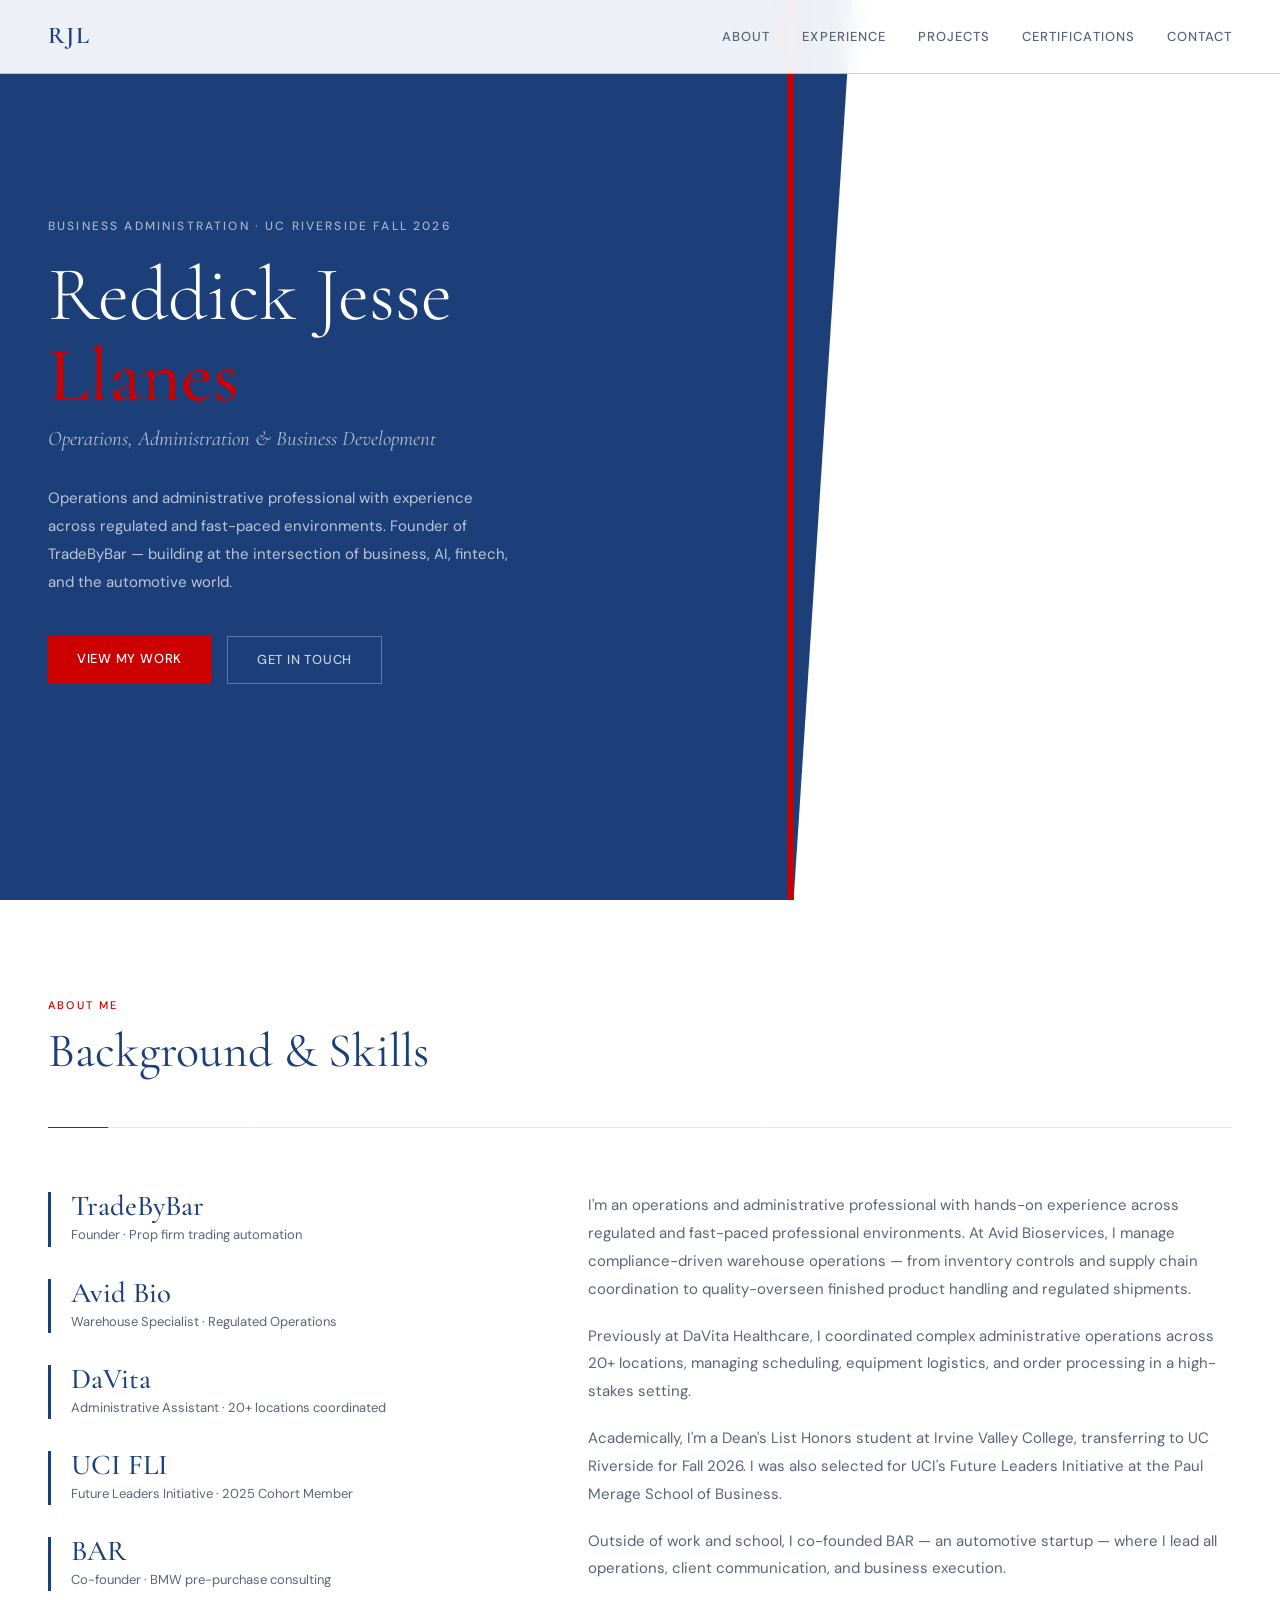
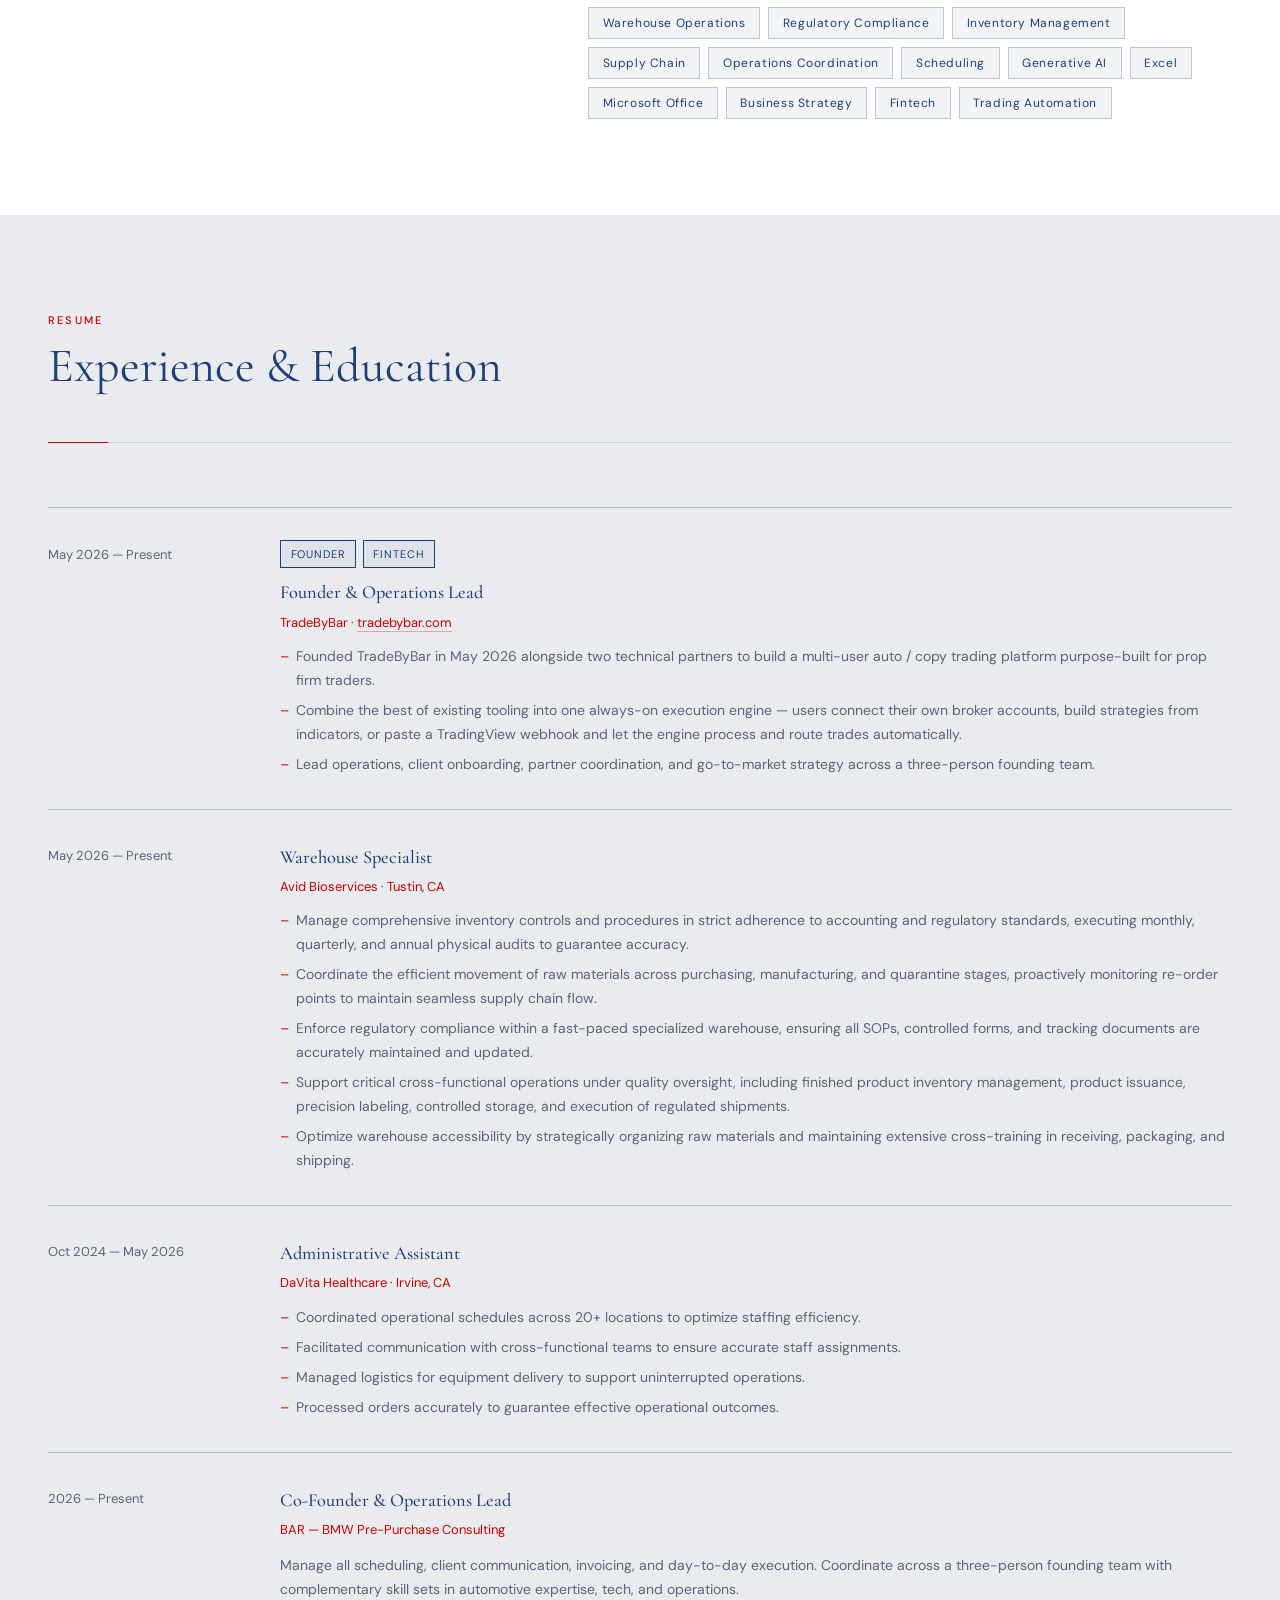
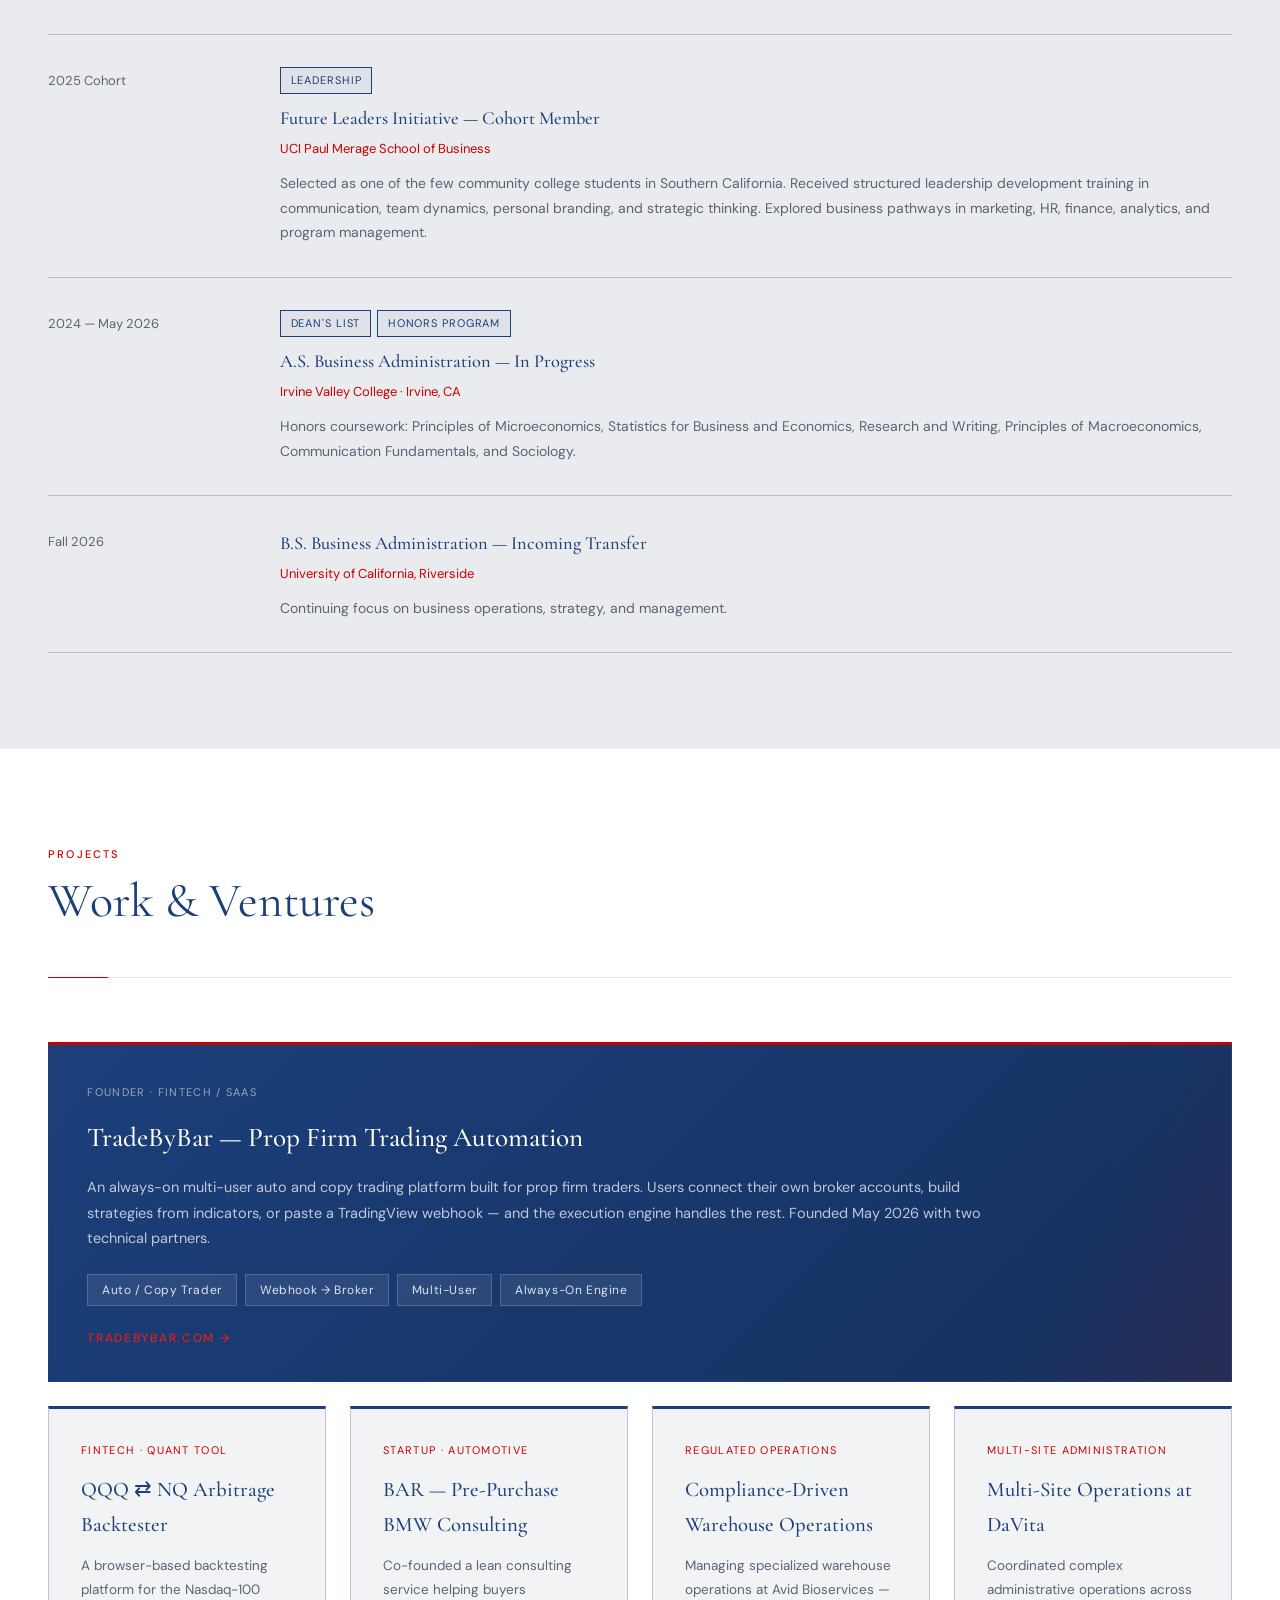
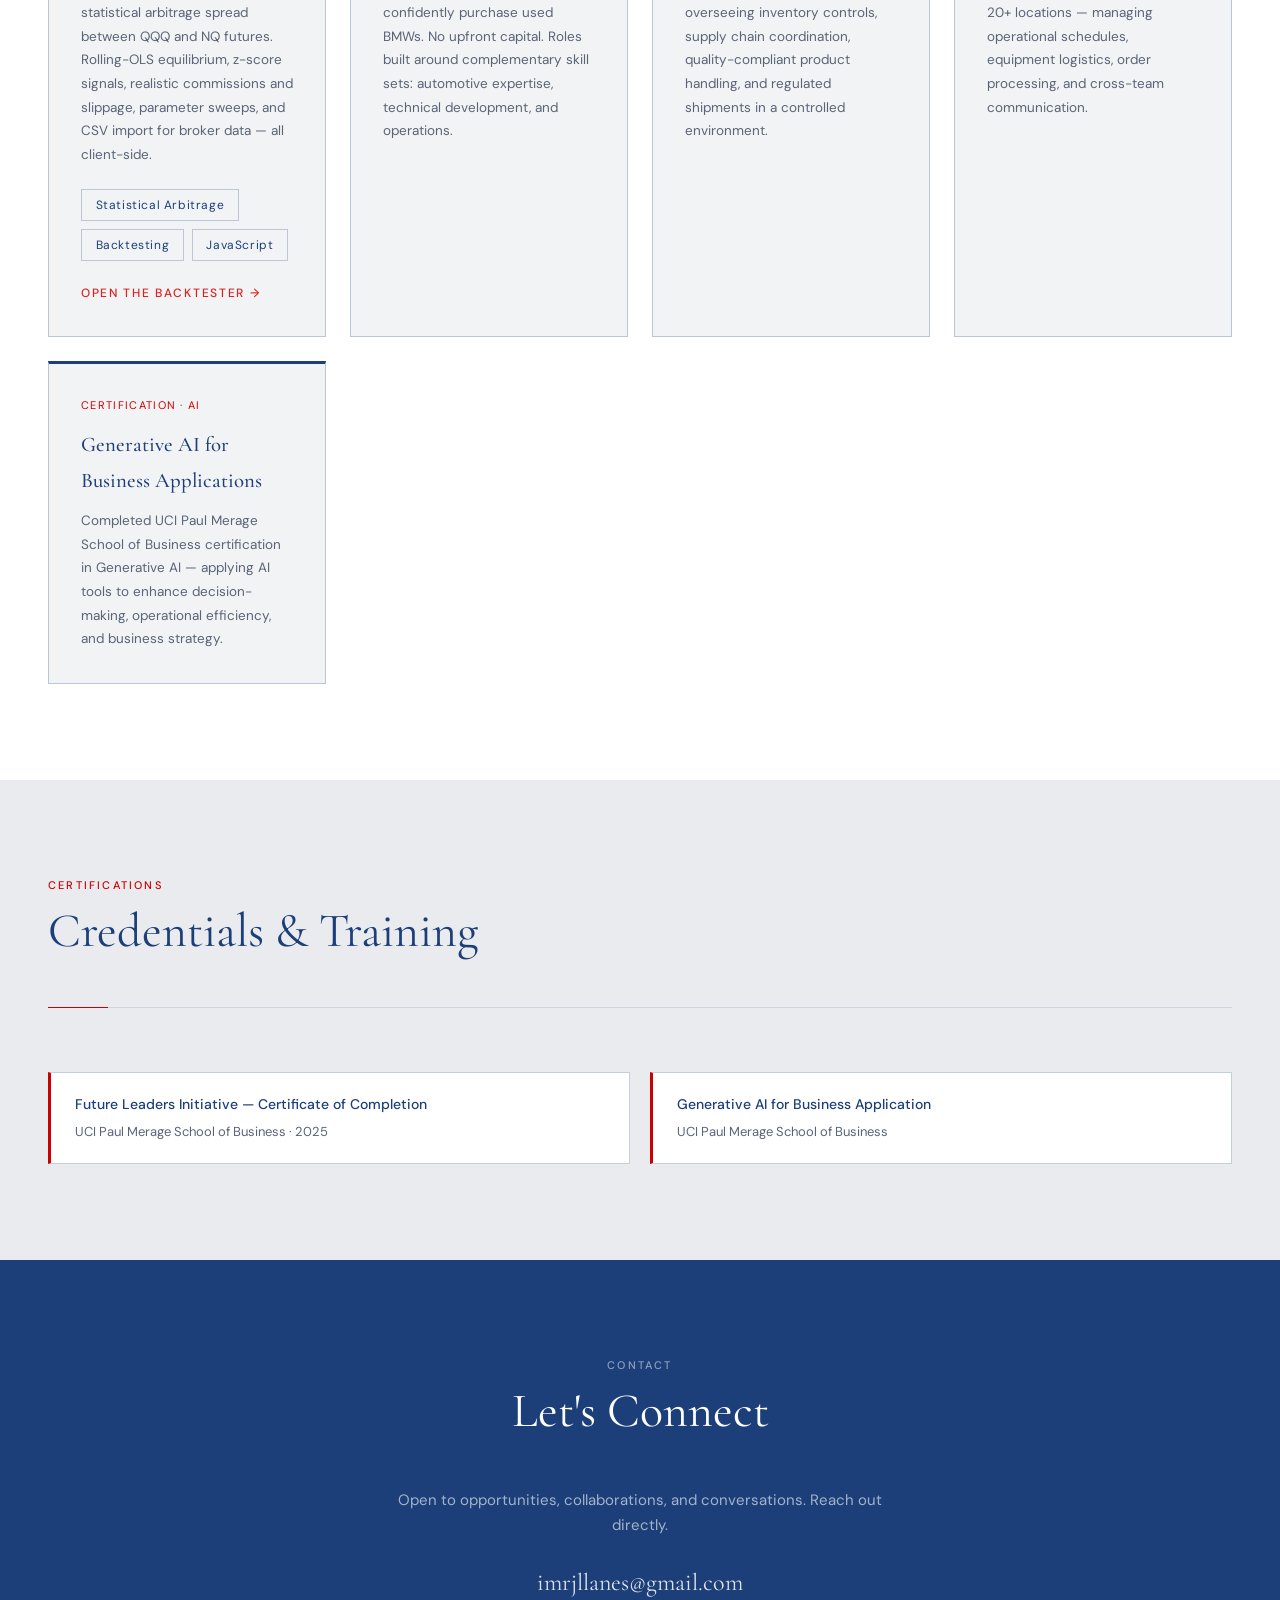
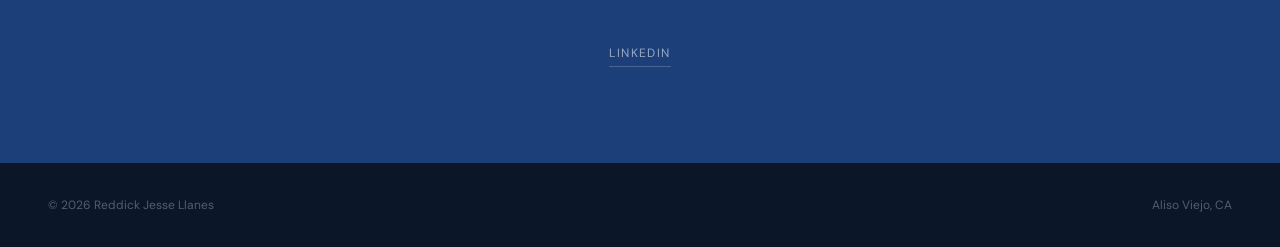
<file: index.html>
<!DOCTYPE html>
<html lang="en">
<head>
<meta charset="UTF-8">
<meta name="viewport" content="width=device-width, initial-scale=1.0">
<title>Reddick Jesse Llanes — Portfolio</title>
<link href="https://fonts.googleapis.com/css2?family=Cormorant+Garamond:wght@300;400;500;600&family=DM+Sans:wght@300;400;500&display=swap" rel="stylesheet">
<link rel="stylesheet" href="style.css">
</head>
<body>

<nav>
  <div class="nav-logo">RJL</div>
  <button class="nav-hamburger" aria-label="Toggle menu" aria-expanded="false">
    <span></span><span></span><span></span>
  </button>
  <ul class="nav-links">
    <li><a href="#about">About</a></li>
    <li><a href="#experience">Experience</a></li>
    <li><a href="#projects">Projects</a></li>
    <li><a href="#certifications">Certifications</a></li>
    <li><a href="#contact">Contact</a></li>
  </ul>
</nav>

<section class="hero" id="home">
  <div class="hero-stripe"></div>
  <div class="hero-stripe-accent"></div>
  <div class="hero-content">
    <p class="hero-eyebrow">Business Administration · UC Riverside Fall 2026</p>
    <h1 class="hero-name">Reddick Jesse<br><span>Llanes</span></h1>
    <p class="hero-title">Operations, Administration &amp; Business Development</p>
    <p class="hero-desc">Operations and administrative professional with experience across regulated and fast-paced environments. Founder of TradeByBar — building at the intersection of business, AI, fintech, and the automotive world.</p>
    <div class="hero-cta">
      <a href="#projects" class="btn-primary">View My Work</a>
      <a href="#contact" class="btn-outline">Get In Touch</a>
    </div>
  </div>
</section>

<section id="about">
  <p class="section-label">About Me</p>
  <h2 class="section-title">Background &amp; Skills</h2>
  <div class="divider"></div>
  <div class="about-grid">
    <div class="about-stats">
      <div class="stat-item">
        <div class="stat-num">TradeByBar</div>
        <div class="stat-label">Founder · Prop firm trading automation</div>
      </div>
      <div class="stat-item">
        <div class="stat-num">Avid Bio</div>
        <div class="stat-label">Warehouse Specialist · Regulated Operations</div>
      </div>
      <div class="stat-item">
        <div class="stat-num">DaVita</div>
        <div class="stat-label">Administrative Assistant · 20+ locations coordinated</div>
      </div>
      <div class="stat-item">
        <div class="stat-num">UCI FLI</div>
        <div class="stat-label">Future Leaders Initiative · 2025 Cohort Member</div>
      </div>
      <div class="stat-item">
        <div class="stat-num">BAR</div>
        <div class="stat-label">Co-founder · BMW pre-purchase consulting</div>
      </div>
    </div>
    <div class="about-text">
      <p>I'm an operations and administrative professional with hands-on experience across regulated and fast-paced professional environments. At Avid Bioservices, I manage compliance-driven warehouse operations — from inventory controls and supply chain coordination to quality-overseen finished product handling and regulated shipments.</p>
      <p>Previously at DaVita Healthcare, I coordinated complex administrative operations across 20+ locations, managing scheduling, equipment logistics, and order processing in a high-stakes setting.</p>
      <p>Academically, I'm a Dean's List Honors student at Irvine Valley College, transferring to UC Riverside for Fall 2026. I was also selected for UCI's Future Leaders Initiative at the Paul Merage School of Business.</p>
      <p>Outside of work and school, I co-founded BAR — an automotive startup — where I lead all operations, client communication, and business execution.</p>
      <div class="tag-row">
        <span class="tag">Warehouse Operations</span>
        <span class="tag">Regulatory Compliance</span>
        <span class="tag">Inventory Management</span>
        <span class="tag">Supply Chain</span>
        <span class="tag">Operations Coordination</span>
        <span class="tag">Scheduling</span>
        <span class="tag">Generative AI</span>
        <span class="tag">Excel</span>
        <span class="tag">Microsoft Office</span>
        <span class="tag">Business Strategy</span>
        <span class="tag">Fintech</span>
        <span class="tag">Trading Automation</span>
      </div>
    </div>
  </div>
</section>

<section id="experience">
  <p class="section-label">Resume</p>
  <h2 class="section-title">Experience &amp; Education</h2>
  <div class="divider"></div>
  <div class="timeline">

    <div class="timeline-item">
      <div class="timeline-date">May 2026 — Present</div>
      <div>
        <span class="badge">Founder</span><span class="badge">Fintech</span>
        <p class="timeline-role">Founder &amp; Operations Lead</p>
        <p class="timeline-org">TradeByBar · <a href="https://tradebybar.com/" target="_blank" rel="noopener" class="timeline-link">tradebybar.com</a></p>
        <ul class="timeline-bullets">
          <li>Founded TradeByBar in May 2026 alongside two technical partners to build a multi-user auto / copy trading platform purpose-built for prop firm traders.</li>
          <li>Combine the best of existing tooling into one always-on execution engine — users connect their own broker accounts, build strategies from indicators, or paste a TradingView webhook and let the engine process and route trades automatically.</li>
          <li>Lead operations, client onboarding, partner coordination, and go-to-market strategy across a three-person founding team.</li>
        </ul>
      </div>
    </div>

    <div class="timeline-item">
      <div class="timeline-date">May 2026 — Present</div>
      <div>
        <p class="timeline-role">Warehouse Specialist</p>
        <p class="timeline-org">Avid Bioservices · Tustin, CA</p>
        <ul class="timeline-bullets">
          <li>Manage comprehensive inventory controls and procedures in strict adherence to accounting and regulatory standards, executing monthly, quarterly, and annual physical audits to guarantee accuracy.</li>
          <li>Coordinate the efficient movement of raw materials across purchasing, manufacturing, and quarantine stages, proactively monitoring re-order points to maintain seamless supply chain flow.</li>
          <li>Enforce regulatory compliance within a fast-paced specialized warehouse, ensuring all SOPs, controlled forms, and tracking documents are accurately maintained and updated.</li>
          <li>Support critical cross-functional operations under quality oversight, including finished product inventory management, product issuance, precision labeling, controlled storage, and execution of regulated shipments.</li>
          <li>Optimize warehouse accessibility by strategically organizing raw materials and maintaining extensive cross-training in receiving, packaging, and shipping.</li>
        </ul>
      </div>
    </div>

    <div class="timeline-item">
      <div class="timeline-date">Oct 2024 — May 2026</div>
      <div>
        <p class="timeline-role">Administrative Assistant</p>
        <p class="timeline-org">DaVita Healthcare · Irvine, CA</p>
        <ul class="timeline-bullets">
          <li>Coordinated operational schedules across 20+ locations to optimize staffing efficiency.</li>
          <li>Facilitated communication with cross-functional teams to ensure accurate staff assignments.</li>
          <li>Managed logistics for equipment delivery to support uninterrupted operations.</li>
          <li>Processed orders accurately to guarantee effective operational outcomes.</li>
        </ul>
      </div>
    </div>

    <div class="timeline-item">
      <div class="timeline-date">2026 — Present</div>
      <div>
        <p class="timeline-role">Co-Founder &amp; Operations Lead</p>
        <p class="timeline-org">BAR — BMW Pre-Purchase Consulting</p>
        <p class="timeline-desc">Manage all scheduling, client communication, invoicing, and day-to-day execution. Coordinate across a three-person founding team with complementary skill sets in automotive expertise, tech, and operations.</p>
      </div>
    </div>

    <div class="timeline-item">
      <div class="timeline-date">2025 Cohort</div>
      <div>
        <span class="badge">Leadership</span>
        <p class="timeline-role">Future Leaders Initiative — Cohort Member</p>
        <p class="timeline-org">UCI Paul Merage School of Business</p>
        <p class="timeline-desc">Selected as one of the few community college students in Southern California. Received structured leadership development training in communication, team dynamics, personal branding, and strategic thinking. Explored business pathways in marketing, HR, finance, analytics, and program management.</p>
      </div>
    </div>

    <div class="timeline-item">
      <div class="timeline-date">2024 — May 2026</div>
      <div>
        <span class="badge">Dean's List</span><span class="badge">Honors Program</span>
        <p class="timeline-role">A.S. Business Administration — In Progress</p>
        <p class="timeline-org">Irvine Valley College · Irvine, CA</p>
        <p class="timeline-desc">Honors coursework: Principles of Microeconomics, Statistics for Business and Economics, Research and Writing, Principles of Macroeconomics, Communication Fundamentals, and Sociology.</p>
      </div>
    </div>

    <div class="timeline-item">
      <div class="timeline-date">Fall 2026</div>
      <div>
        <p class="timeline-role">B.S. Business Administration — Incoming Transfer</p>
        <p class="timeline-org">University of California, Riverside</p>
        <p class="timeline-desc">Continuing focus on business operations, strategy, and management.</p>
      </div>
    </div>

  </div>
</section>

<section id="projects">
  <p class="section-label">Projects</p>
  <h2 class="section-title">Work &amp; Ventures</h2>
  <div class="divider"></div>
  <div class="projects-grid">
    <a href="https://tradebybar.com/" target="_blank" rel="noopener" class="project-card project-card--featured">
      <p class="project-tag">Founder · Fintech / SaaS</p>
      <p class="project-name">TradeByBar — Prop Firm Trading Automation</p>
      <p class="project-desc">An always-on multi-user auto and copy trading platform built for prop firm traders. Users connect their own broker accounts, build strategies from indicators, or paste a TradingView webhook — and the execution engine handles the rest. Founded May 2026 with two technical partners.</p>
      <div class="project-stack">
        <span class="tag">Auto / Copy Trader</span>
        <span class="tag">Webhook → Broker</span>
        <span class="tag">Multi-User</span>
        <span class="tag">Always-On Engine</span>
      </div>
      <p class="project-link">tradebybar.com →</p>
    </a>
    <a href="qqq-mnq-arbitrage/" class="project-card">
      <p class="project-tag">Fintech · Quant Tool</p>
      <p class="project-name">QQQ ⇄ NQ Arbitrage Backtester</p>
      <p class="project-desc">A browser-based backtesting platform for the Nasdaq-100 statistical arbitrage spread between QQQ and NQ futures. Rolling-OLS equilibrium, z-score signals, realistic commissions and slippage, parameter sweeps, and CSV import for broker data — all client-side.</p>
      <div class="project-stack">
        <span class="tag">Statistical Arbitrage</span>
        <span class="tag">Backtesting</span>
        <span class="tag">JavaScript</span>
      </div>
      <p class="project-link">Open the backtester →</p>
    </a>
    <div class="project-card">
      <p class="project-tag">Startup · Automotive</p>
      <p class="project-name">BAR — Pre-Purchase BMW Consulting</p>
      <p class="project-desc">Co-founded a lean consulting service helping buyers confidently purchase used BMWs. No upfront capital. Roles built around complementary skill sets: automotive expertise, technical development, and operations.</p>
    </div>
    <div class="project-card">
      <p class="project-tag">Regulated Operations</p>
      <p class="project-name">Compliance-Driven Warehouse Operations</p>
      <p class="project-desc">Managing specialized warehouse operations at Avid Bioservices — overseeing inventory controls, supply chain coordination, quality-compliant product handling, and regulated shipments in a controlled environment.</p>
    </div>
    <div class="project-card">
      <p class="project-tag">Multi-Site Administration</p>
      <p class="project-name">Multi-Site Operations at DaVita</p>
      <p class="project-desc">Coordinated complex administrative operations across 20+ locations — managing operational schedules, equipment logistics, order processing, and cross-team communication.</p>
    </div>
    <div class="project-card">
      <p class="project-tag">Certification · AI</p>
      <p class="project-name">Generative AI for Business Applications</p>
      <p class="project-desc">Completed UCI Paul Merage School of Business certification in Generative AI — applying AI tools to enhance decision-making, operational efficiency, and business strategy.</p>
    </div>
  </div>
</section>

<section id="certifications">
  <p class="section-label">Certifications</p>
  <h2 class="section-title">Credentials &amp; Training</h2>
  <div class="divider"></div>
  <div class="certs-grid">
    <div class="cert-card">
      <p class="cert-name">Future Leaders Initiative — Certificate of Completion</p>
      <p class="cert-issuer">UCI Paul Merage School of Business · 2025</p>
    </div>
    <div class="cert-card">
      <p class="cert-name">Generative AI for Business Application</p>
      <p class="cert-issuer">UCI Paul Merage School of Business</p>
    </div>
  </div>
</section>

<section id="contact">
  <div class="contact-inner">
    <p class="section-label">Contact</p>
    <h2 class="section-title">Let's Connect</h2>
    <p style="font-size:15px; margin-bottom:0;">Open to opportunities, collaborations, and conversations. Reach out directly.</p>
    <a href="mailto:imrjllanes@gmail.com" class="contact-email">imrjllanes@gmail.com</a>
    <div class="social-row">
      <a href="https://www.linkedin.com/in/reddick-jesse-llanes-1581a62a0" class="social-link" target="_blank">LinkedIn</a>
    </div>
  </div>
</section>

<footer>
  <span>© 2026 Reddick Jesse Llanes</span>
  <span>Aliso Viejo, CA</span>
</footer>
<script src="script.js"></script>
</body>
</html>
</file>
<file: style.css>
*, *::before, *::after { box-sizing: border-box; margin: 0; padding: 0; }
  :root {
    --bg-page: #F2F3F5; --bg-section-alt: #EAEBEE; --bg-card: #FFFFFF;
    --bmw-blue: #1C3F7A; --bmw-blue-light: #2A5BAD;
    --bmw-red: #CC0000; --bmw-red-light: #E02020;
    --white: #FFFFFF; --text-primary: #0D1A2E; --text-muted: #5A6478;
    --border: rgba(28,63,122,0.13); --border-strong: rgba(28,63,122,0.25);
  }
  html { scroll-behavior: smooth; }
  body { font-family: 'DM Sans', sans-serif; background: var(--bg-page); color: var(--text-primary); font-size: 15px; line-height: 1.7; overflow-x: hidden; }

  nav { position: fixed; top: 0; left: 0; right: 0; z-index: 100; display: flex; align-items: center; justify-content: space-between; padding: 1rem 3rem; background: rgba(255,255,255,0.92); backdrop-filter: blur(12px); border-bottom: 0.5px solid var(--border-strong); }
  .nav-logo { font-family: 'Cormorant Garamond', serif; font-size: 1.5rem; font-weight: 600; color: var(--bmw-blue); letter-spacing: 0.06em; }
  .nav-links { display: flex; gap: 2rem; list-style: none; }
  .nav-links a { color: var(--text-muted); text-decoration: none; font-size: 13px; letter-spacing: 0.08em; text-transform: uppercase; font-weight: 500; transition: color 0.2s; }
  .nav-links a:hover { color: var(--bmw-blue); }

  .hero { min-height: 100vh; display: flex; align-items: center; padding: 0 3rem; position: relative; overflow: hidden; background: var(--bmw-blue); }
  .hero-stripe { position: absolute; top: 0; bottom: 0; right: 0; width: 38%; background: var(--white); clip-path: polygon(12% 0, 100% 0, 100% 100%, 0% 100%); }
  .hero-stripe-accent { position: absolute; top: 0; bottom: 0; right: 38%; width: 6px; background: var(--bmw-red); }
  .hero-content { max-width: 600px; position: relative; z-index: 2; }
  .hero-eyebrow { font-size: 12px; letter-spacing: 0.18em; text-transform: uppercase; color: rgba(255,255,255,0.6); font-weight: 500; margin-bottom: 1.2rem; opacity: 0; animation: fadeUp 0.6s 0.2s forwards; }
  .hero-name { font-family: 'Cormorant Garamond', serif; font-size: clamp(3rem, 6vw, 5rem); font-weight: 300; line-height: 1.05; color: var(--white); margin-bottom: 0.3rem; opacity: 0; animation: fadeUp 0.6s 0.35s forwards; }
  .hero-name span { color: var(--bmw-red); font-weight: 500; }
  .hero-title { font-family: 'Cormorant Garamond', serif; font-size: 1.3rem; font-weight: 400; color: rgba(255,255,255,0.65); margin-bottom: 1.8rem; font-style: italic; opacity: 0; animation: fadeUp 0.6s 0.5s forwards; }
  .hero-desc { font-size: 15px; color: rgba(255,255,255,0.7); max-width: 460px; margin-bottom: 2.5rem; line-height: 1.85; opacity: 0; animation: fadeUp 0.6s 0.65s forwards; }
  .hero-cta { display: flex; gap: 1rem; flex-wrap: wrap; opacity: 0; animation: fadeUp 0.6s 0.8s forwards; }
  .btn-primary { padding: 0.75rem 1.8rem; background: var(--bmw-red); color: var(--white); font-size: 13px; font-weight: 500; letter-spacing: 0.06em; text-transform: uppercase; text-decoration: none; border: none; cursor: pointer; transition: background 0.2s, transform 0.15s; }
  .btn-primary:hover { background: var(--bmw-red-light); transform: translateY(-1px); }
  .btn-outline { padding: 0.75rem 1.8rem; background: transparent; color: rgba(255,255,255,0.75); font-size: 13px; font-weight: 500; letter-spacing: 0.06em; text-transform: uppercase; text-decoration: none; border: 0.5px solid rgba(255,255,255,0.3); cursor: pointer; transition: color 0.2s, border-color 0.2s, transform 0.15s; }
  .btn-outline:hover { color: var(--white); border-color: rgba(255,255,255,0.7); transform: translateY(-1px); }

  section { padding: 6rem 3rem; }
  .section-label { font-size: 11px; letter-spacing: 0.2em; text-transform: uppercase; color: var(--bmw-red); font-weight: 500; margin-bottom: 0.6rem; }
  .section-title { font-family: 'Cormorant Garamond', serif; font-size: clamp(2rem, 4vw, 3rem); font-weight: 400; color: var(--bmw-blue); margin-bottom: 3rem; line-height: 1.15; }
  .divider { width: 100%; height: 1px; background: linear-gradient(to right, var(--bmw-red) 60px, var(--border) 60px); margin-bottom: 4rem; }

  #about { background: var(--white); }
  .about-grid { display: grid; grid-template-columns: 1fr 1.4fr; gap: 5rem; align-items: start; }
  .about-stats { display: flex; flex-direction: column; gap: 2rem; }
  .stat-item { border-left: 3px solid var(--bmw-blue); padding-left: 1.25rem; }
  .stat-num { font-family: 'Cormorant Garamond', serif; font-size: 1.8rem; font-weight: 500; color: var(--bmw-blue); line-height: 1; margin-bottom: 0.2rem; }
  .stat-label { font-size: 13px; color: var(--text-muted); }
  .about-text p { color: var(--text-muted); margin-bottom: 1.2rem; font-size: 15px; line-height: 1.85; }
  .tag-row { display: flex; flex-wrap: wrap; gap: 0.5rem; margin-top: 1.5rem; }
  .tag { padding: 0.3rem 0.85rem; border: 0.5px solid var(--border-strong); font-size: 12px; color: var(--bmw-blue); letter-spacing: 0.05em; background: var(--bg-page); }

  #experience { background: var(--bg-section-alt); }
  .timeline { display: flex; flex-direction: column; }
  .timeline-item { display: grid; grid-template-columns: 200px 1fr; gap: 2rem; padding: 2rem 0; border-bottom: 0.5px solid var(--border-strong); }
  .timeline-item:first-child { border-top: 0.5px solid var(--border-strong); }
  .timeline-date { font-size: 13px; color: var(--text-muted); padding-top: 0.2rem; }
  .timeline-role { font-family: 'Cormorant Garamond', serif; font-size: 1.15rem; font-weight: 500; color: var(--bmw-blue); margin-bottom: 0.2rem; }
  .timeline-org { font-size: 13px; color: var(--bmw-red); margin-bottom: 0.7rem; }
  .timeline-link { color: var(--bmw-red); text-decoration: none; border-bottom: 0.5px solid rgba(204,0,0,0.3); transition: border-color 0.2s; }
  .timeline-link:hover { border-bottom-color: var(--bmw-red); }
  .timeline-desc { font-size: 14px; color: var(--text-muted); line-height: 1.75; }
  .timeline-bullets { list-style: none; margin-top: 0.5rem; display: flex; flex-direction: column; gap: 0.4rem; }
  .timeline-bullets li { font-size: 14px; color: var(--text-muted); line-height: 1.7; padding-left: 1rem; position: relative; }
  .timeline-bullets li::before { content: '–'; position: absolute; left: 0; color: var(--bmw-red); }
  .badge { display: inline-block; font-size: 11px; letter-spacing: 0.08em; text-transform: uppercase; padding: 0.2rem 0.6rem; border: 0.5px solid var(--bmw-blue); color: var(--bmw-blue); margin-bottom: 0.6rem; margin-right: 0.4rem; background: rgba(28,63,122,0.05); }

  #projects { background: var(--white); }
  .projects-grid { display: grid; grid-template-columns: repeat(auto-fit, minmax(260px, 1fr)); gap: 1.5rem; }
  .project-card { background: var(--bg-page); border: 0.5px solid var(--border-strong); border-top: 3px solid var(--bmw-blue); padding: 2rem; transition: border-top-color 0.2s, transform 0.2s, box-shadow 0.2s; cursor: pointer; }
  .project-card:hover { border-top-color: var(--bmw-red); transform: translateY(-3px); box-shadow: 0 8px 24px rgba(28,63,122,0.08); }
  .project-tag { font-size: 11px; letter-spacing: 0.12em; text-transform: uppercase; color: var(--bmw-red); margin-bottom: 0.8rem; }
  .project-name { font-family: 'Cormorant Garamond', serif; font-size: 1.3rem; font-weight: 500; color: var(--bmw-blue); margin-bottom: 0.7rem; }
  .project-desc { font-size: 13.5px; color: var(--text-muted); line-height: 1.75; }
  a.project-card { display: block; text-decoration: none; color: inherit; }
  .project-card--featured { grid-column: 1 / -1; background: linear-gradient(135deg, var(--bmw-blue) 0%, #14315F 100%); border: 0.5px solid var(--bmw-blue); border-top: 3px solid var(--bmw-red); padding: 2.4rem 2.4rem 2rem; position: relative; overflow: hidden; }
  .project-card--featured::before { content: ''; position: absolute; top: 0; right: 0; width: 220px; height: 100%; background: linear-gradient(120deg, transparent 0%, transparent 40%, rgba(204,0,0,0.12) 100%); pointer-events: none; }
  .project-card--featured:hover { border-top-color: var(--bmw-red-light); transform: translateY(-3px); box-shadow: 0 14px 40px rgba(28,63,122,0.25); }
  .project-card--featured .project-tag { color: rgba(255,255,255,0.55); }
  .project-card--featured .project-name { color: var(--white); font-size: 1.7rem; margin-bottom: 0.9rem; max-width: 80%; }
  .project-card--featured .project-desc { color: rgba(255,255,255,0.72); font-size: 14.5px; max-width: 85%; }
  .project-stack { display: flex; flex-wrap: wrap; gap: 0.5rem; margin-top: 1.4rem; }
  .project-card--featured .project-stack .tag { background: rgba(255,255,255,0.08); border-color: rgba(255,255,255,0.18); color: rgba(255,255,255,0.85); }
  .project-link { margin-top: 1.4rem; font-size: 12px; letter-spacing: 0.14em; text-transform: uppercase; color: var(--bmw-red-light); font-weight: 500; }
  .project-card--featured:hover .project-link { color: var(--white); }

  #certifications { background: var(--bg-section-alt); }
  .certs-grid { display: grid; grid-template-columns: repeat(auto-fit, minmax(240px, 1fr)); gap: 1.25rem; }
  .cert-card { background: var(--white); border: 0.5px solid var(--border-strong); border-left: 3px solid var(--bmw-red); padding: 1.25rem 1.5rem; }
  .cert-name { font-size: 14px; font-weight: 500; color: var(--bmw-blue); margin-bottom: 0.25rem; }
  .cert-issuer { font-size: 13px; color: var(--text-muted); }

  #contact { background: var(--bmw-blue); text-align: center; }
  .contact-inner { max-width: 500px; margin: 0 auto; }
  .contact-inner .section-label { color: rgba(255,255,255,0.5); }
  .contact-inner .section-title { color: var(--white); }
  .contact-email { font-family: 'Cormorant Garamond', serif; font-size: 1.5rem; color: rgba(255,255,255,0.85); text-decoration: none; display: block; margin: 1.5rem 0 2.5rem; transition: color 0.2s; }
  .contact-email:hover { color: var(--white); }
  .contact-inner p { color: rgba(255,255,255,0.6); }
  .social-row { display: flex; justify-content: center; gap: 1.5rem; flex-wrap: wrap; }
  .social-link { font-size: 12px; letter-spacing: 0.12em; text-transform: uppercase; color: rgba(255,255,255,0.55); text-decoration: none; transition: color 0.2s; border-bottom: 0.5px solid rgba(255,255,255,0.2); padding-bottom: 2px; }
  .social-link:hover { color: var(--white); border-bottom-color: var(--white); }

  footer { padding: 2rem 3rem; background: #0B1729; display: flex; justify-content: space-between; align-items: center; font-size: 12px; color: rgba(255,255,255,0.3); }

  @keyframes fadeUp { from { opacity: 0; transform: translateY(18px); } to { opacity: 1; transform: translateY(0); } }

  /* ── Mobile Navigation ── */
  .nav-hamburger { display: none; flex-direction: column; gap: 5px; cursor: pointer; padding: 4px; background: none; border: none; }
  .nav-hamburger span { display: block; width: 22px; height: 2px; background: var(--bmw-blue); transition: transform 0.3s, opacity 0.3s; }
  .nav-hamburger.open span:nth-child(1) { transform: translateY(7px) rotate(45deg); }
  .nav-hamburger.open span:nth-child(2) { opacity: 0; }
  .nav-hamburger.open span:nth-child(3) { transform: translateY(-7px) rotate(-45deg); }

  /* ── Responsive Breakpoints ── */
  @media (max-width: 768px) {
    nav { padding: 1rem 1.25rem; }
    .nav-hamburger { display: flex; }
    .nav-links {
      display: none; flex-direction: column; gap: 0;
      position: fixed; top: 57px; left: 0; right: 0;
      background: rgba(255,255,255,0.97); backdrop-filter: blur(12px);
      border-bottom: 0.5px solid var(--border-strong);
      padding: 0.5rem 0 1rem; z-index: 99;
    }
    .nav-links.open { display: flex; }
    .nav-links li a { display: block; padding: 0.75rem 1.5rem; font-size: 13px; }

    .hero { padding: 6rem 1.5rem 4rem; }
    .hero-stripe { width: 0; }
    .hero-stripe-accent { display: none; }
    .hero-content { max-width: 100%; }
    .hero-name { font-size: clamp(2.4rem, 10vw, 3.5rem); }
    .hero-title { font-size: 1.1rem; }
    .hero-desc { font-size: 14px; max-width: 100%; }
    .hero-cta { flex-direction: column; gap: 0.75rem; }
    .btn-primary, .btn-outline { text-align: center; }

    section { padding: 4rem 1.5rem; }

    .about-grid { grid-template-columns: 1fr; gap: 2.5rem; }

    .timeline-item { grid-template-columns: 1fr; gap: 0.5rem; }
    .timeline-date { font-size: 12px; color: var(--bmw-red); padding-top: 0; }

    .projects-grid { grid-template-columns: 1fr; }
    .project-card--featured { padding: 1.75rem 1.5rem 1.5rem; }
    .project-card--featured .project-name { font-size: 1.35rem; max-width: 100%; }
    .project-card--featured .project-desc { max-width: 100%; }
    .project-card--featured::before { display: none; }
    .certs-grid { grid-template-columns: 1fr; }

    footer { flex-direction: column; gap: 0.5rem; text-align: center; padding: 1.5rem 1.25rem; }

    .section-title { font-size: clamp(1.75rem, 6vw, 2.5rem); margin-bottom: 2rem; }
    .social-row { gap: 1rem; }
    .contact-email { font-size: 1.2rem; }
  }

  @media (max-width: 400px) {
    .hero-name { font-size: 2.2rem; }
    section { padding: 3rem 1.25rem; }
    .tag-row { gap: 0.4rem; }
    .tag { font-size: 11px; }
  }
</file>
